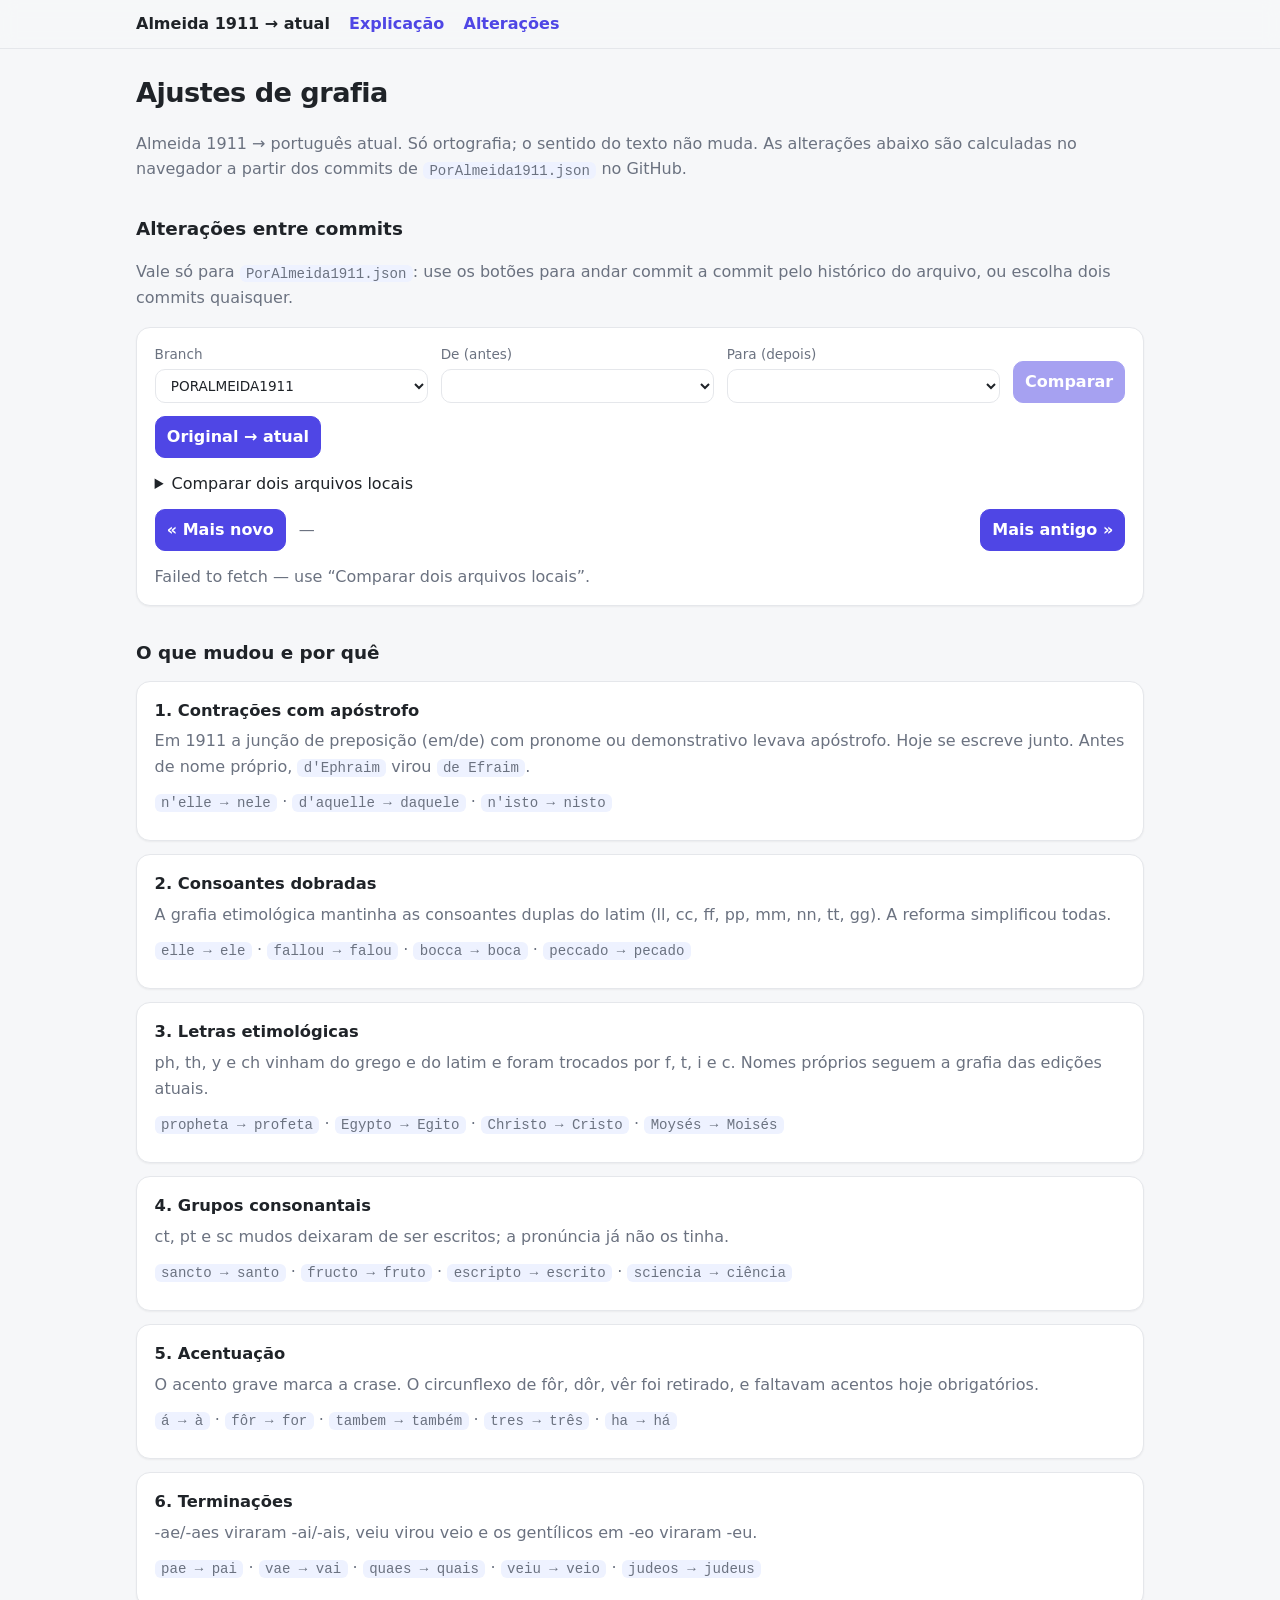
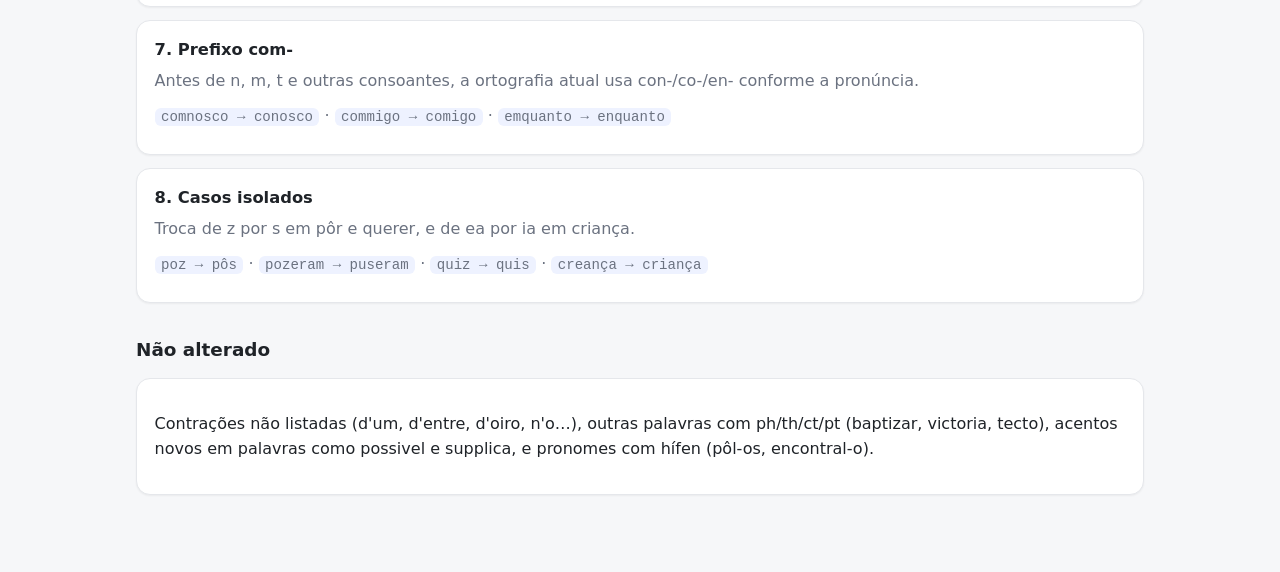
<file: docs/grafia/index.html>
<!doctype html>
<html lang="pt-BR">
<head>
<meta charset="utf-8">
<meta name="viewport" content="width=device-width,initial-scale=1">
<title>Ajustes de grafia — Almeida 1911</title>
<link rel="stylesheet" href="style.css">
</head>
<body>
<header>
  <div class="bar">
    <b>Almeida 1911 &rarr; atual</b>
    <a href="#explicacao">Explicação</a>
    <a href="#diff">Alterações</a>
  </div>
</header>
<main>
  <h1>Ajustes de grafia</h1>
  <p class="lead">Almeida 1911 &rarr; português atual. Só ortografia; o sentido do texto não muda.
  As alterações abaixo são calculadas no navegador a partir dos commits de <code>PorAlmeida1911.json</code> no GitHub.</p>

  <h2 id="diff">Alterações entre commits</h2>
  <p class="muted">Vale só para <code>PorAlmeida1911.json</code>: use os botões para andar commit a commit pelo histórico do arquivo, ou escolha dois commits quaisquer.</p>
  <section class="card controls">
    <label>Branch
      <select id="branch"></select>
    </label>
    <label>De (antes)
      <select id="base"></select>
    </label>
    <label>Para (depois)
      <select id="target"></select>
    </label>
    <button id="go" type="button">Comparar</button>
    <button id="orig" type="button" title="Primeiro commit do arquivo contra o mais novo">Original &rarr; atual</button>
    <details class="local">
      <summary>Comparar dois arquivos locais</summary>
      <label>Antes <input type="file" id="fileA" accept=".json,application/json"></label>
      <label>Depois <input type="file" id="fileB" accept=".json,application/json"></label>
      <button id="goLocal" type="button">Comparar arquivos</button>
    </details>
    <div class="stepper">
      <button id="newer" type="button" title="Commit mais novo">&laquo; Mais novo</button>
      <span id="stepInfo" class="muted">—</span>
      <button id="older" type="button" title="Commit mais antigo">Mais antigo &raquo;</button>
    </div>
    <p id="status" class="muted">Carregando commits…</p>
  </section>

  <section id="result" hidden>
    <div class="stats">
      <span class="pill" id="countVerses"></span>
      <span class="pill" id="countWords"></span>
      <span class="pill" id="countRange"></span>
    </div>
    <div class="filters">
      <select id="book"><option value="">Todos os livros</option></select>
      <input id="q" type="search" placeholder="Filtrar por palavra (antes ou depois)…">
    </div>
    <details class="card" id="topBox">
      <summary>Palavras mais trocadas</summary>
      <table id="top"></table>
    </details>
    <div id="list"></div>
    <button id="more" type="button" hidden>Mostrar mais</button>
  </section>

  <h2 id="explicacao">O que mudou e por quê</h2>
  <section class="card grp"><h3>1. Contrações com apóstrofo</h3>
    <p>Em 1911 a junção de preposição (em/de) com pronome ou demonstrativo levava apóstrofo. Hoje se escreve junto. Antes de nome próprio, <code>d'Ephraim</code> virou <code>de Efraim</code>.</p>
    <p><code>n'elle → nele</code> · <code>d'aquelle → daquele</code> · <code>n'isto → nisto</code></p></section>
  <section class="card grp"><h3>2. Consoantes dobradas</h3>
    <p>A grafia etimológica mantinha as consoantes duplas do latim (ll, cc, ff, pp, mm, nn, tt, gg). A reforma simplificou todas.</p>
    <p><code>elle → ele</code> · <code>fallou → falou</code> · <code>bocca → boca</code> · <code>peccado → pecado</code></p></section>
  <section class="card grp"><h3>3. Letras etimológicas</h3>
    <p>ph, th, y e ch vinham do grego e do latim e foram trocados por f, t, i e c. Nomes próprios seguem a grafia das edições atuais.</p>
    <p><code>propheta → profeta</code> · <code>Egypto → Egito</code> · <code>Christo → Cristo</code> · <code>Moysés → Moisés</code></p></section>
  <section class="card grp"><h3>4. Grupos consonantais</h3>
    <p>ct, pt e sc mudos deixaram de ser escritos; a pronúncia já não os tinha.</p>
    <p><code>sancto → santo</code> · <code>fructo → fruto</code> · <code>escripto → escrito</code> · <code>sciencia → ciência</code></p></section>
  <section class="card grp"><h3>5. Acentuação</h3>
    <p>O acento grave marca a crase. O circunflexo de fôr, dôr, vêr foi retirado, e faltavam acentos hoje obrigatórios.</p>
    <p><code>á → à</code> · <code>fôr → for</code> · <code>tambem → também</code> · <code>tres → três</code> · <code>ha → há</code></p></section>
  <section class="card grp"><h3>6. Terminações</h3>
    <p>-ae/-aes viraram -ai/-ais, veiu virou veio e os gentílicos em -eo viraram -eu.</p>
    <p><code>pae → pai</code> · <code>vae → vai</code> · <code>quaes → quais</code> · <code>veiu → veio</code> · <code>judeos → judeus</code></p></section>
  <section class="card grp"><h3>7. Prefixo com-</h3>
    <p>Antes de n, m, t e outras consoantes, a ortografia atual usa con-/co-/en- conforme a pronúncia.</p>
    <p><code>comnosco → conosco</code> · <code>commigo → comigo</code> · <code>emquanto → enquanto</code></p></section>
  <section class="card grp"><h3>8. Casos isolados</h3>
    <p>Troca de z por s em pôr e querer, e de ea por ia em criança.</p>
    <p><code>poz → pôs</code> · <code>pozeram → puseram</code> · <code>quiz → quis</code> · <code>creança → criança</code></p></section>
  <h2>Não alterado</h2>
  <div class="card"><p>Contrações não listadas (d'um, d'entre, d'oiro, n'o…), outras palavras com ph/th/ct/pt (baptizar, victoria, tecto), acentos novos em palavras como possivel e supplica, e pronomes com hífen (pôl-os, encontral-o).</p></div>
</main>
<script src="app.js"></script>
</body>
</html>
</file>
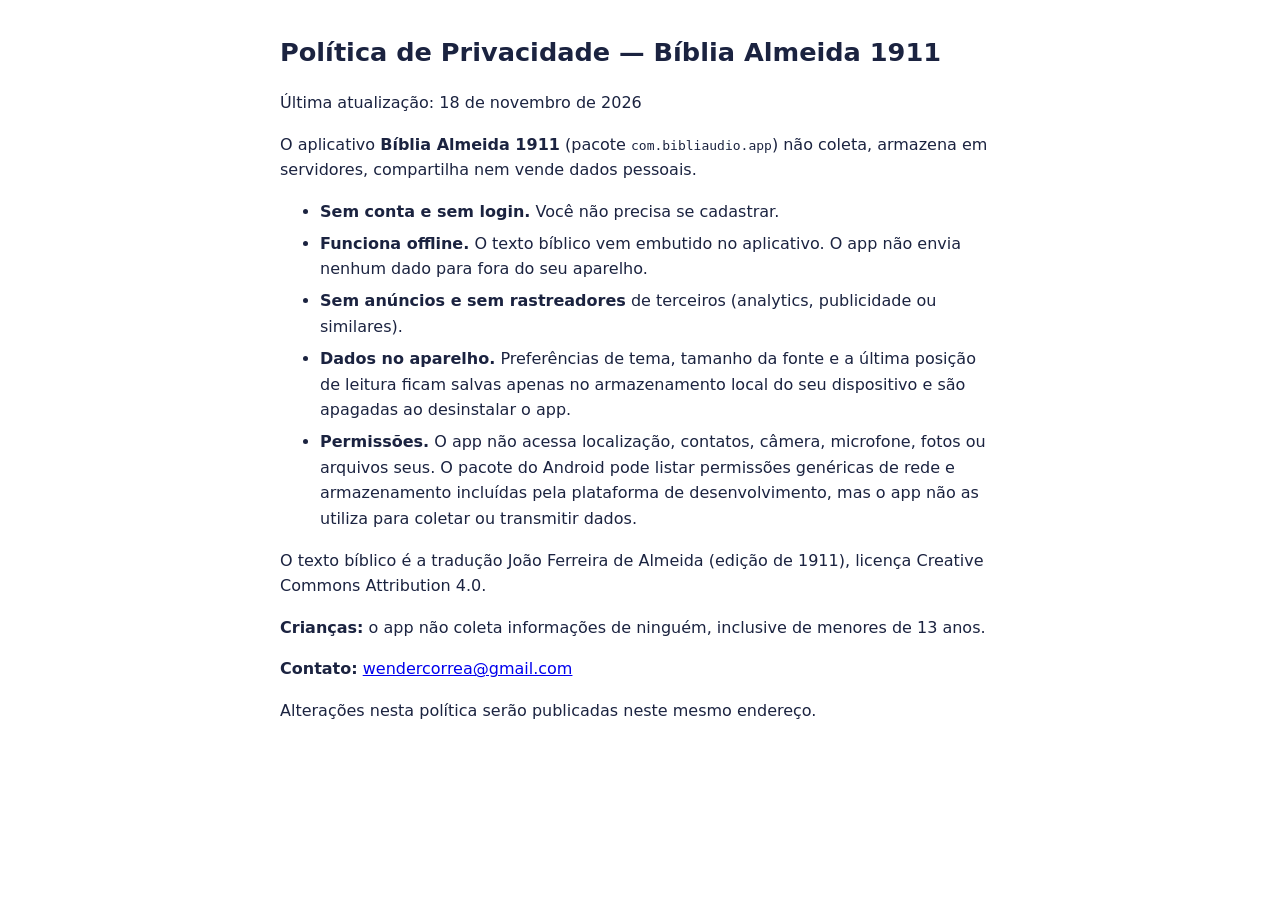
<file: docs/politica-de-privacidade.html>
<!doctype html>
<html lang="pt-BR">
<head>
<meta charset="utf-8">
<meta name="viewport" content="width=device-width, initial-scale=1">
<title>Política de Privacidade — Bíblia Almeida 1911</title>
<style>
body{font-family:system-ui,sans-serif;max-width:720px;margin:2rem auto;padding:0 1rem;line-height:1.6;color:#1b2340}
h1{font-size:1.6rem}li{margin:.4rem 0}
</style>
</head>
<body>
<h1>Política de Privacidade — Bíblia Almeida 1911</h1>
<p>Última atualização: 18 de novembro de 2026</p>
<p>O aplicativo <strong>Bíblia Almeida 1911</strong> (pacote <code>com.bibliaudio.app</code>) não coleta, armazena em servidores, compartilha nem vende dados pessoais.</p>
<ul>
<li><strong>Sem conta e sem login.</strong> Você não precisa se cadastrar.</li>
<li><strong>Funciona offline.</strong> O texto bíblico vem embutido no aplicativo. O app não envia nenhum dado para fora do seu aparelho.</li>
<li><strong>Sem anúncios e sem rastreadores</strong> de terceiros (analytics, publicidade ou similares).</li>
<li><strong>Dados no aparelho.</strong> Preferências de tema, tamanho da fonte e a última posição de leitura ficam salvas apenas no armazenamento local do seu dispositivo e são apagadas ao desinstalar o app.</li>
<li><strong>Permissões.</strong> O app não acessa localização, contatos, câmera, microfone, fotos ou arquivos seus. O pacote do Android pode listar permissões genéricas de rede e armazenamento incluídas pela plataforma de desenvolvimento, mas o app não as utiliza para coletar ou transmitir dados.</li>
</ul>
<p>O texto bíblico é a tradução João Ferreira de Almeida (edição de 1911), licença Creative Commons Attribution 4.0.</p>
<p><strong>Crianças:</strong> o app não coleta informações de ninguém, inclusive de menores de 13 anos.</p>
<p><strong>Contato:</strong> <a href="mailto:wendercorrea@gmail.com">wendercorrea@gmail.com</a></p>
<p>Alterações nesta política serão publicadas neste mesmo endereço.</p>
</body>
</html>
</file>
<file: docs/grafia/style.css>
:root{--bg:#f6f7f9;--card:#fff;--tx:#1f2328;--mut:#6b7280;--bd:#e5e7eb;--acc:#4f46e5;--delbg:#fff1f0;--delmk:#ffc9c4;--delfg:#b42318;--addbg:#ecfdf3;--addmk:#b7f0cf;--addfg:#067647;--hunk:#eef2ff}
@media(prefers-color-scheme:dark){:root{--bg:#0d1117;--card:#161b22;--tx:#e6edf3;--mut:#8b949e;--bd:#30363d;--acc:#8b9bff;--delbg:#3a1618;--delmk:#7a2b2f;--delfg:#ff9a94;--addbg:#10301f;--addmk:#1f6a42;--addfg:#7ee2a8;--hunk:#1b2240}}
*{box-sizing:border-box}
body{margin:0;background:var(--bg);color:var(--tx);font:16px/1.6 Inter,system-ui,-apple-system,Segoe UI,sans-serif}
header{position:sticky;top:0;z-index:5;background:color-mix(in srgb,var(--bg) 88%,transparent);backdrop-filter:blur(8px);border-bottom:1px solid var(--bd)}
.bar{max-width:1040px;margin:0 auto;padding:.7rem 1rem;display:flex;gap:1.2rem;align-items:center}
.bar a{color:var(--acc);text-decoration:none;font-weight:600}
main{max-width:1040px;margin:0 auto;padding:1.2rem 1rem 4rem}
h1{font-size:1.7rem;margin:.2rem 0 .4rem;letter-spacing:-.02em}
h2{font-size:1.15rem;margin:2rem 0 .8rem}
h3{margin:0 0 .3rem;font-size:1.02rem}
.lead,.muted{color:var(--mut)}
.pill{display:inline-block;background:var(--hunk);color:var(--acc);border-radius:999px;padding:.1rem .7rem;font-weight:600;font-size:.85rem}
.card{background:var(--card);border:1px solid var(--bd);border-radius:14px;padding:1rem 1.1rem;box-shadow:0 1px 2px #0000000d;margin-bottom:.8rem}
.grp p{margin:.2rem 0 .6rem;color:var(--mut)}
.controls{display:flex;flex-wrap:wrap;gap:.8rem;align-items:end}
.controls label{display:flex;flex-direction:column;font-size:.85rem;color:var(--mut);gap:.2rem;min-width:220px;flex:1}
.controls .local,.controls p{flex-basis:100%;margin:0}
select,input,button{font:inherit;padding:.45rem .7rem;border:1px solid var(--bd);border-radius:10px;background:var(--card);color:var(--tx)}
button{background:var(--acc);color:#fff;border-color:var(--acc);cursor:pointer;font-weight:600}
button:disabled{opacity:.5;cursor:default}
.stats,.filters{display:flex;flex-wrap:wrap;gap:.6rem;margin:.6rem 0}
.filters input{flex:1;min-width:200px}
#top{width:100%;border-collapse:collapse;font-size:.92rem;margin-top:.5rem}
#top td{border-bottom:1px solid var(--bd);padding:.2rem .4rem}
#top td:last-child{text-align:right;color:var(--mut)}
.v{margin:.7rem 0;background:var(--card);border:1px solid var(--bd);border-radius:12px;overflow:hidden;font:13.5px/1.55 ui-monospace,SFMono-Regular,Consolas,monospace}
.r{background:var(--hunk);color:var(--acc);padding:.3rem .8rem;font-weight:600}
.l{display:block;padding:.25rem .8rem .25rem 2.1rem;position:relative;white-space:pre-wrap;word-break:break-word}
.l::before{position:absolute;left:.85rem;font-weight:700}
.o{background:var(--delbg)}
.o::before{content:"\2212";color:var(--delfg)}
.p{background:var(--addbg)}
.p::before{content:"+";color:var(--addfg)}
del{background:var(--delmk);color:var(--delfg);text-decoration:none;border-radius:4px;padding:0 2px;font-weight:600}
ins{background:var(--addmk);color:var(--addfg);text-decoration:none;border-radius:4px;padding:0 2px;font-weight:600}
code{background:var(--hunk);padding:.05rem .4rem;border-radius:6px;font-size:.88em}
#more{display:block;margin:1rem auto}
.stepper{flex-basis:100%;display:flex;gap:.8rem;align-items:center;flex-wrap:wrap}.stepper span{flex:1;min-width:200px}.stepper a{color:var(--acc)}
</file>
